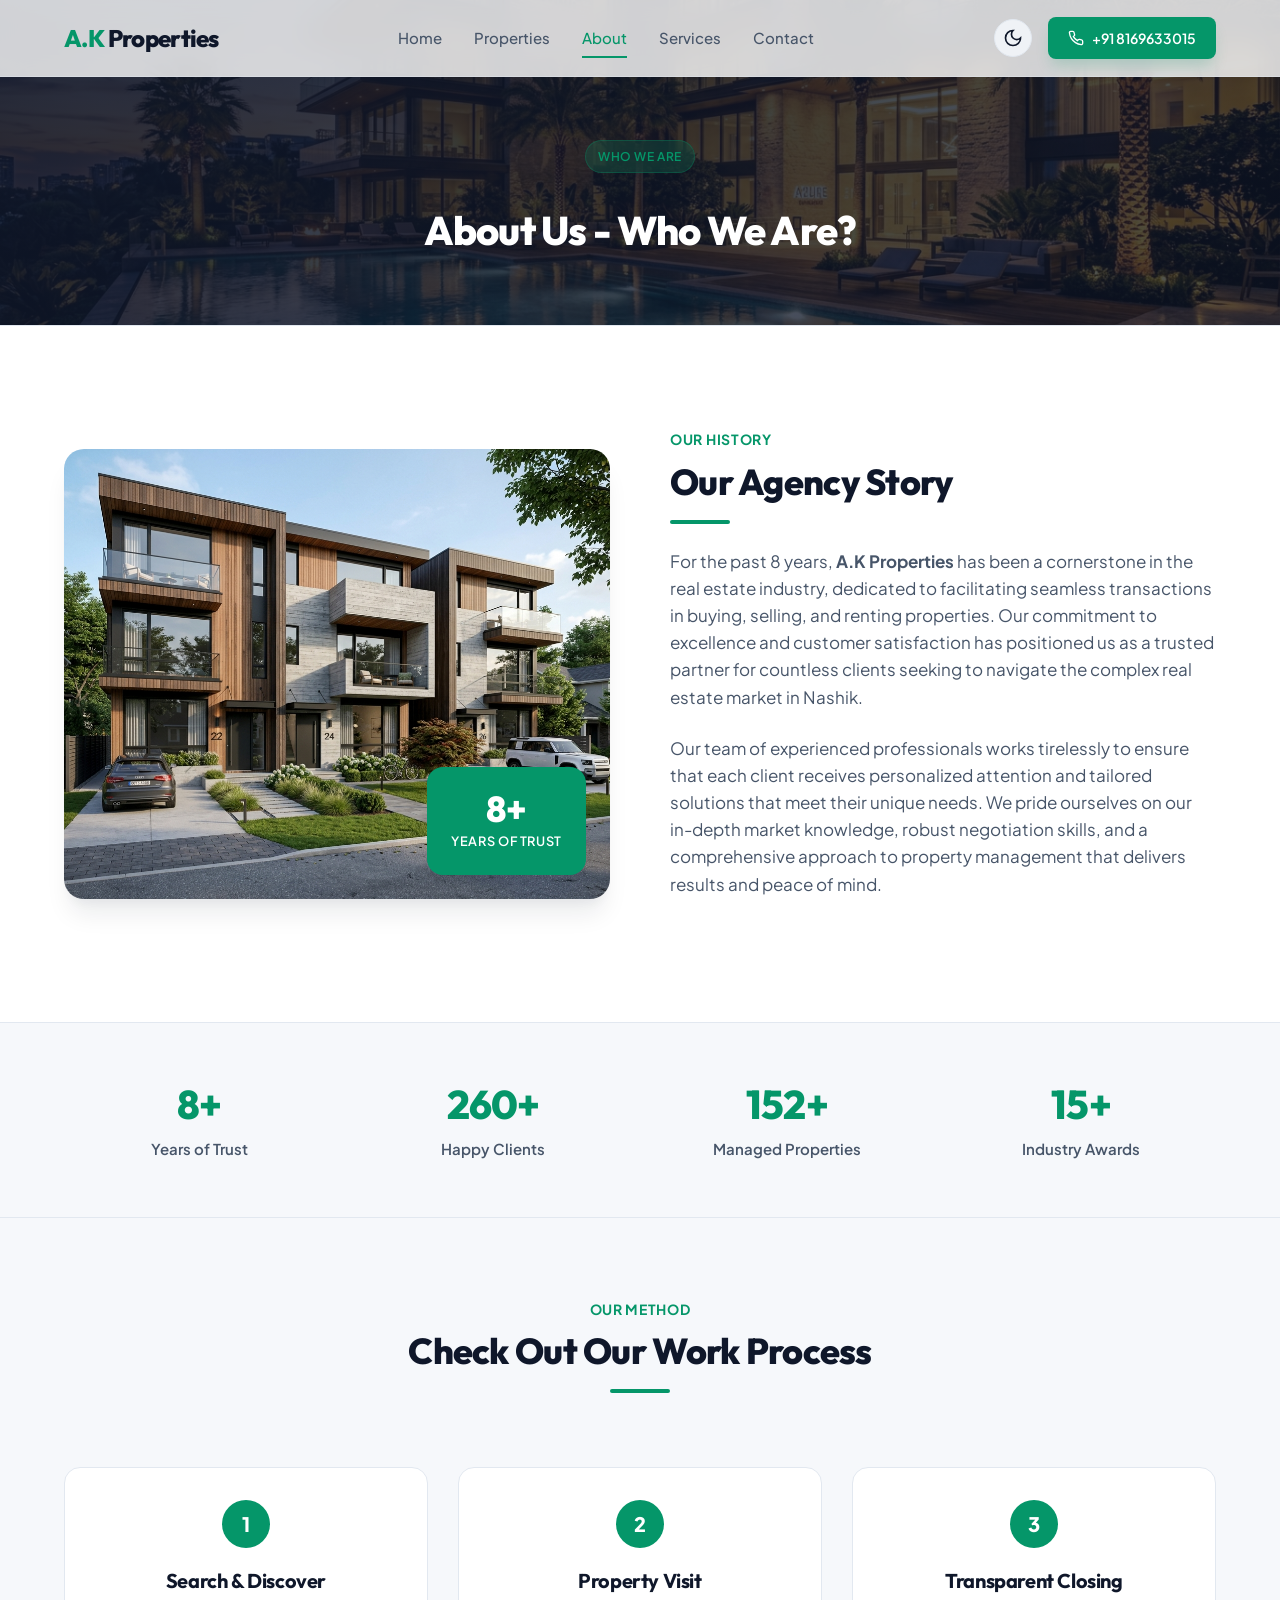
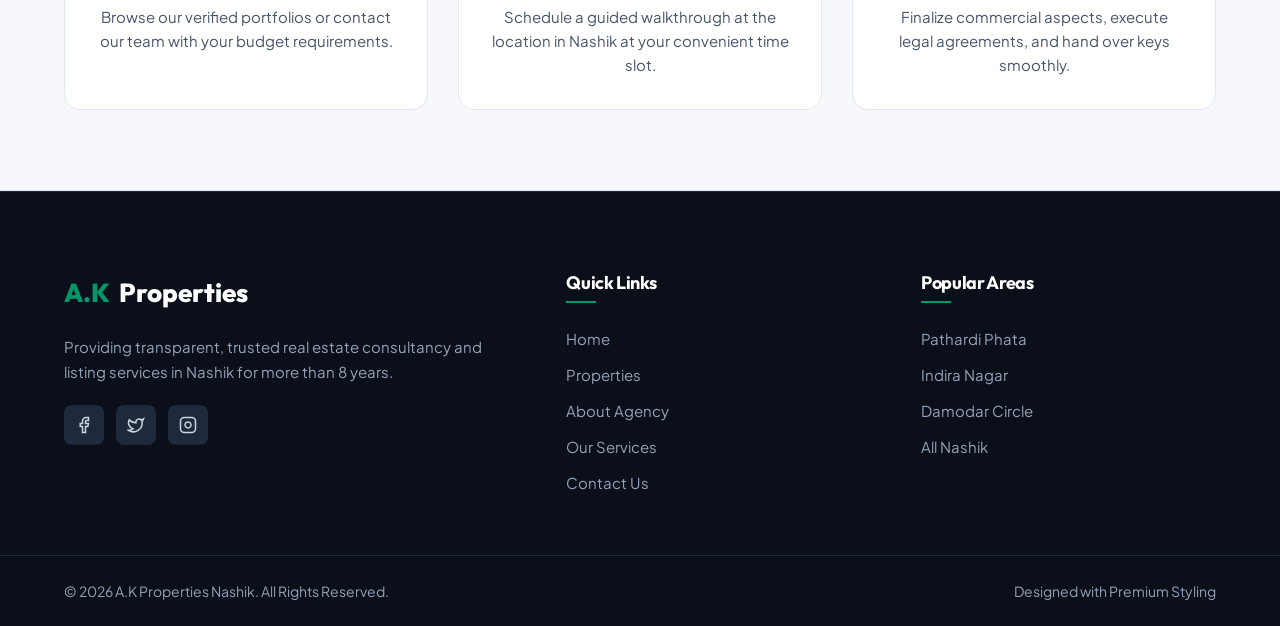
<file: about.html>
<!DOCTYPE html>
<html lang="en" data-theme="light">
<head>
    <meta charset="UTF-8">
    <meta name="viewport" content="width=device-width, initial-scale=1.0">
    <meta name="description" content="Learn more about A.K Properties Nashik - our history, local market expertise, and transparent property consulting services in Nashik.">
    <title>About Us | A.K Properties Nashik</title>
    
    <!-- Google Fonts -->
    <link rel="preconnect" href="https://fonts.googleapis.com">
    <link rel="preconnect" href="https://fonts.gstatic.com" crossorigin>
    <link href="https://fonts.googleapis.com/css2?family=Plus+Jakarta+Sans:wght@300;400;500;600;700;800&family=Outfit:wght@300;400;500;600;700;800&display=swap" rel="stylesheet">
    
    <!-- Link CSS -->
    <link rel="stylesheet" href="styles/main.css">
</head>
<body class="page-about">

    <!-- Header Navigation -->
    <header class="header" id="header">
        <div class="container header-container">
            <a href="index.html" class="logo">
                <span class="logo-accent">A.K</span> Properties
            </a>
            
            <nav class="nav-menu" id="nav-menu">
                <a href="index.html" class="nav-link">Home</a>
                <a href="properties.html" class="nav-link">Properties</a>
                <a href="about.html" class="nav-link active">About</a>
                <a href="services.html" class="nav-link">Services</a>
                <a href="contact.html" class="nav-link">Contact</a>
            </nav>
            
            <div class="header-actions">
                <button class="theme-toggle" id="theme-toggle" aria-label="Toggle Theme">
                    <svg class="sun-icon" xmlns="http://www.w3.org/2000/svg" viewBox="0 0 24 24" fill="none" stroke="currentColor" stroke-width="2"><circle cx="12" cy="12" r="4"/><path d="M12 2v2M12 20v2M4.93 4.93l1.41 1.41M17.66 17.66l1.41 1.41M2 12h2M20 12h2M6.34 17.66l-1.41 1.41M19.07 4.93l-1.41 1.41"/></svg>
                    <svg class="moon-icon" xmlns="http://www.w3.org/2000/svg" viewBox="0 0 24 24" fill="none" stroke="currentColor" stroke-width="2"><path d="M12 3a6 6 0 0 0 9 9 9 9 0 1 1-9-9Z"/></svg>
                </button>
                <a href="tel:+918169633015" class="cta-btn text-cta">
                    <svg xmlns="http://www.w3.org/2000/svg" viewBox="0 0 24 24" fill="none" stroke="currentColor" stroke-width="2"><path d="M22 16.92v3a2 2 0 0 1-2.18 2 19.79 19.79 0 0 1-8.63-3.07 19.5 19.5 0 0 1-6-6 19.79 19.79 0 0 1-3.07-8.67A2 2 0 0 1 4.11 2h3a2 2 0 0 1 2 1.72 12.84 12.84 0 0 0 .7 2.81 2 2 0 0 1-.45 2.11L8.09 9.91a16 16 0 0 0 6 6l1.27-1.27a2 2 0 0 1 2.11-.45 12.84 12.84 0 0 0 2.81.7A2 2 0 0 1 22 16.92z"/></svg>
                    <span>+91 8169633015</span>
                </a>
                <button class="mobile-nav-toggle" id="mobile-nav-toggle" aria-label="Toggle Menu">
                    <span class="hamburger"></span>
                </button>
            </div>
        </div>
    </header>

    <!-- Inner Page Banner -->
    <section class="inner-banner">
        <div class="inner-banner-overlay"></div>
        <div class="container inner-banner-container">
            <span class="badge hero-badge">Who We Are</span>
            <h1 class="inner-banner-title">About Us - Who We Are?</h1>
        </div>
    </section>

    <!-- Agency Story Section -->
    <section class="about-section">
        <div class="container about-container">
            <div class="about-image-side">
                <div class="about-img-box">
                    <img src="images/prop_rowhouse.jpg" alt="Rowhouse exterior" class="about-img animate-on-scroll">
                    <div class="experience-badge animate-on-scroll">
                        <span class="exp-years">8+</span>
                        <span class="exp-text">Years of Trust</span>
                    </div>
                </div>
            </div>
            
            <div class="about-content-side">
                <span class="section-subtitle">Our History</span>
                <h2 class="section-title">Our Agency Story</h2>
                <div class="divider"></div>
                <p class="about-paragraph">
                    For the past 8 years, <strong>A.K Properties</strong> has been a cornerstone in the real estate industry, dedicated to facilitating seamless transactions in buying, selling, and renting properties. Our commitment to excellence and customer satisfaction has positioned us as a trusted partner for countless clients seeking to navigate the complex real estate market in Nashik.
                </p>
                <p class="about-paragraph">
                    Our team of experienced professionals works tirelessly to ensure that each client receives personalized attention and tailored solutions that meet their unique needs. We pride ourselves on our in-depth market knowledge, robust negotiation skills, and a comprehensive approach to property management that delivers results and peace of mind.
                </p>
            </div>
        </div>
    </section>

    <!-- Stats Dashboard Section -->
    <section class="stats-section" style="border-top: 1px solid var(--border-color);">
        <div class="container stats-container">
            <div class="stat-card">
                <h3 class="stat-number" data-target="8">8+</h3>
                <p class="stat-label">Years of Trust</p>
            </div>
            <div class="stat-card">
                <h3 class="stat-number" data-target="500">500+</h3>
                <p class="stat-label">Happy Clients</p>
            </div>
            <div class="stat-card">
                <h3 class="stat-number" data-target="300">300+</h3>
                <p class="stat-label">Managed Properties</p>
            </div>
            <div class="stat-card">
                <h3 class="stat-number" data-target="15">15+</h3>
                <p class="stat-label">Industry Awards</p>
            </div>
        </div>
    </section>

    <!-- Our Values / Work Process Section -->
    <section class="process-section" style="padding: 80px 0; background-color: var(--bg-secondary); border-bottom: 1px solid var(--border-color);">
        <div class="container">
            <div class="section-header">
                <span class="section-subtitle">Our Method</span>
                <h2 class="section-title">Check Out Our Work Process</h2>
                <div class="divider"></div>
            </div>
            
            <div class="process-steps" style="display: grid; grid-template-columns: repeat(3, 1fr); gap: 30px; margin-top: 20px;">
                <div class="step-card" style="background-color: var(--bg-primary); padding: 32px; border-radius: 16px; border: 1px solid var(--border-color); text-align: center;">
                    <div class="step-num" style="width: 48px; height: 48px; border-radius: 50%; background-color: var(--accent-primary); color: white; display: inline-flex; align-items: center; justify-content: center; font-weight: 800; font-size: 1.25rem; margin-bottom: 20px;">1</div>
                    <h3 style="font-size: 1.25rem; margin-bottom: 12px;">Search & Discover</h3>
                    <p style="font-size: 0.9375rem; color: var(--text-secondary);">Browse our verified portfolios or contact our team with your budget requirements.</p>
                </div>
                
                <div class="step-card" style="background-color: var(--bg-primary); padding: 32px; border-radius: 16px; border: 1px solid var(--border-color); text-align: center;">
                    <div class="step-num" style="width: 48px; height: 48px; border-radius: 50%; background-color: var(--accent-primary); color: white; display: inline-flex; align-items: center; justify-content: center; font-weight: 800; font-size: 1.25rem; margin-bottom: 20px;">2</div>
                    <h3 style="font-size: 1.25rem; margin-bottom: 12px;">Property Visit</h3>
                    <p style="font-size: 0.9375rem; color: var(--text-secondary);">Schedule a guided walkthrough at the location in Nashik at your convenient time slot.</p>
                </div>
                
                <div class="step-card" style="background-color: var(--bg-primary); padding: 32px; border-radius: 16px; border: 1px solid var(--border-color); text-align: center;">
                    <div class="step-num" style="width: 48px; height: 48px; border-radius: 50%; background-color: var(--accent-primary); color: white; display: inline-flex; align-items: center; justify-content: center; font-weight: 800; font-size: 1.25rem; margin-bottom: 20px;">3</div>
                    <h3 style="font-size: 1.25rem; margin-bottom: 12px;">Transparent Closing</h3>
                    <p style="font-size: 0.9375rem; color: var(--text-secondary);">Finalize commercial aspects, execute legal agreements, and hand over keys smoothly.</p>
                </div>
            </div>
        </div>
    </section>

    <!-- Footer -->
    <footer class="footer">
        <div class="container footer-container">
            <div class="footer-brand">
                <a href="index.html" class="footer-logo"><span class="logo-accent">A.K</span> Properties</a>
                <p class="footer-desc">Providing transparent, trusted real estate consultancy and listing services in Nashik for more than 8 years.</p>
                <div class="social-links">
                    <a href="https://facebook.com" aria-label="Facebook" target="_blank" rel="noopener"><svg xmlns="http://www.w3.org/2000/svg" viewBox="0 0 24 24" fill="none" stroke="currentColor" stroke-width="2"><path d="M18 2h-3a5 5 0 0 0-5 5v3H7v4h3v8h4v-8h3l1-4h-4V7a1 1 0 0 1 1-1h3z"/></svg></a>
                    <a href="https://twitter.com" aria-label="Twitter" target="_blank" rel="noopener"><svg xmlns="http://www.w3.org/2000/svg" viewBox="0 0 24 24" fill="none" stroke="currentColor" stroke-width="2"><path d="M22 4s-.7 2.1-2 3.4c1.6 10-9.4 17.3-18 11.6 2.2.1 4.4-.6 6-2C3 15.5.5 9.6 3 5c2.2 2.6 5.6 4.1 9 4-.9-4.2 4-6.6 7-3.8 1.1 0 3-1.2 3-1.2z"/></svg></a>
                    <a href="https://instagram.com" aria-label="Instagram" target="_blank" rel="noopener"><svg xmlns="http://www.w3.org/2000/svg" viewBox="0 0 24 24" fill="none" stroke="currentColor" stroke-width="2"><rect x="2" y="2" width="20" height="20" rx="5" ry="5"/><path d="M16 11.37A4 4 0 1 1 12.63 8 4 4 0 0 1 16 11.37z"/><line x1="17.5" y1="6.5" x2="17.51" y2="6.5"/></svg></a>
                </div>
            </div>
            
            <div class="footer-column">
                <h4>Quick Links</h4>
                <div class="footer-links">
                    <a href="index.html">Home</a>
                    <a href="properties.html">Properties</a>
                    <a href="about.html">About Agency</a>
                    <a href="services.html">Our Services</a>
                    <a href="contact.html">Contact Us</a>
                </div>
            </div>
            
            <div class="footer-column">
                <h4>Popular Areas</h4>
                <div class="footer-links">
                    <a href="properties.html?location=pathardi+phata">Pathardi Phata</a>
                    <a href="properties.html?location=indira+nagar">Indira Nagar</a>
                    <a href="properties.html?location=damodar+circle">Damodar Circle</a>
                    <a href="properties.html">All Nashik</a>
                </div>
            </div>
        </div>
        
        <div class="footer-bottom">
            <div class="container footer-bottom-container">
                <span>&copy; 2026 A.K Properties Nashik. All Rights Reserved.</span>
                <span>Designed with Premium Styling</span>
            </div>
        </div>
    </footer>

    <!-- Link JS -->
    <script src="js/app.js"></script>
</body>
</html>
</file>
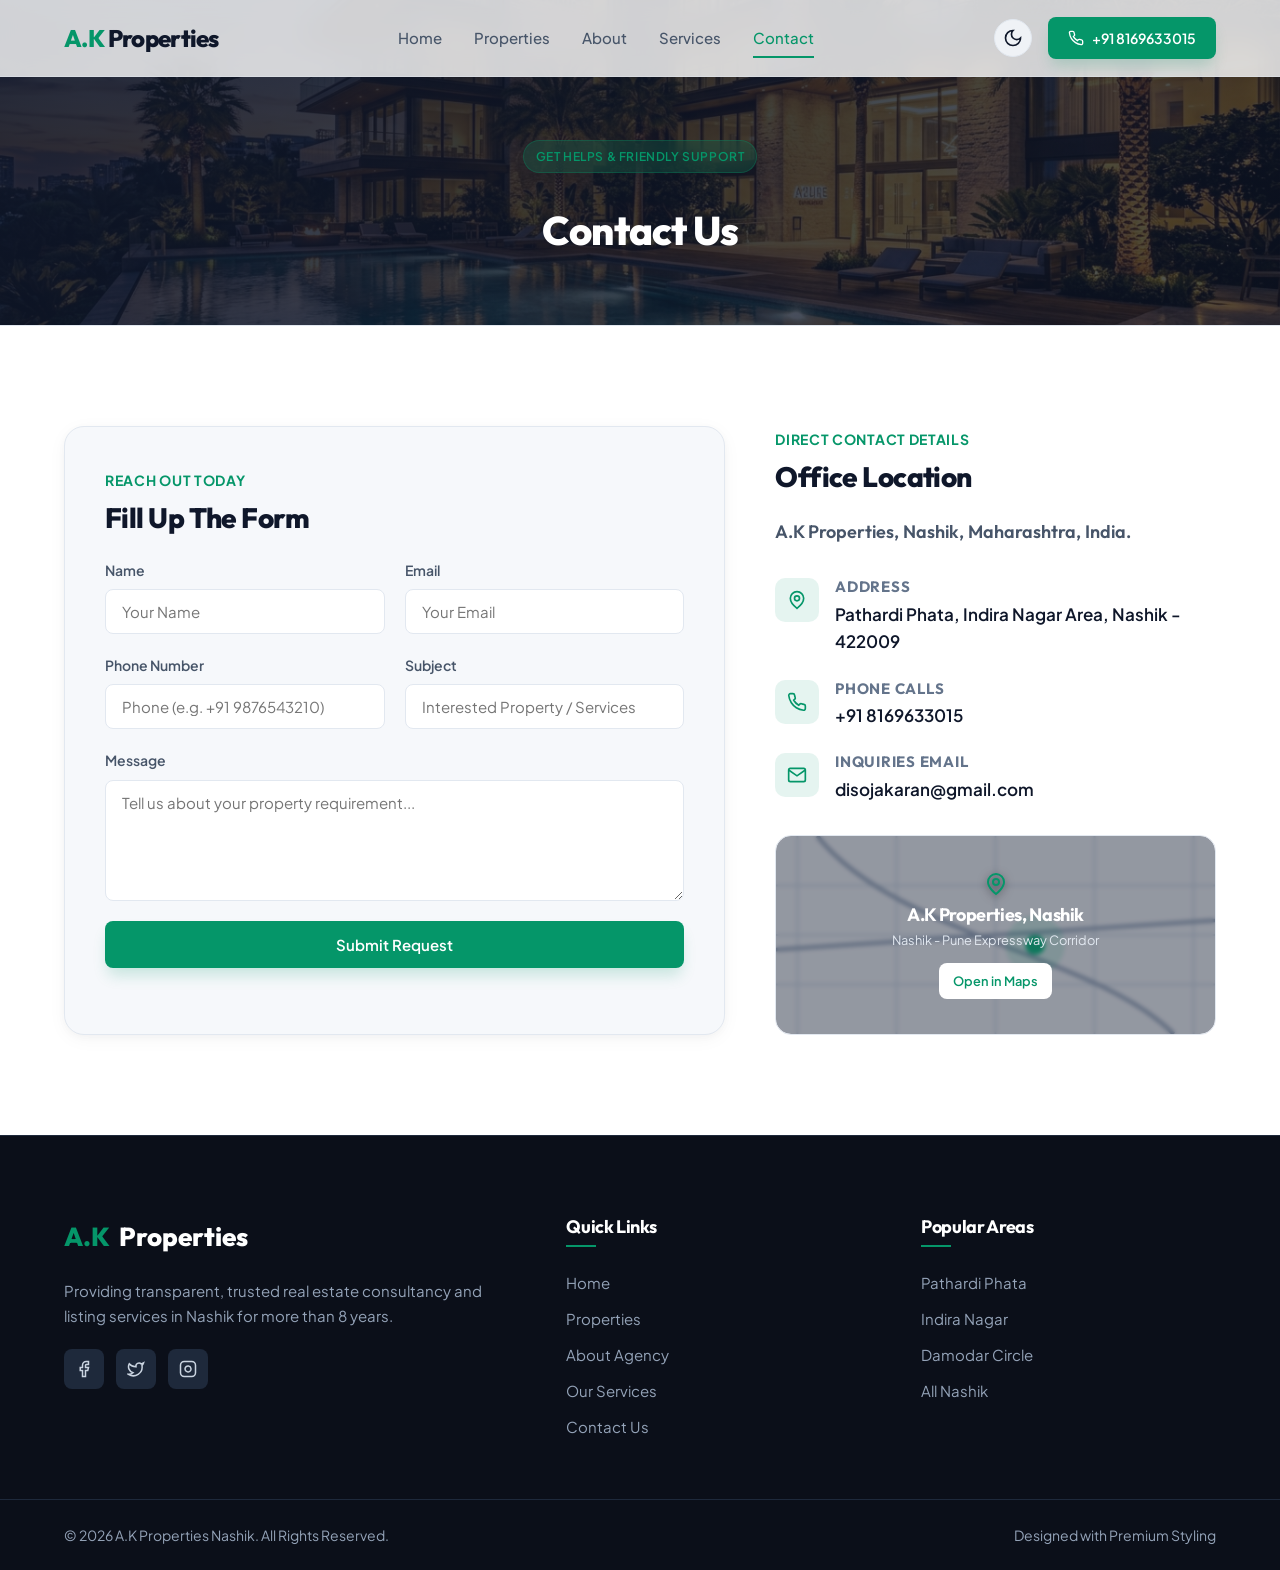
<file: contact.html>
<!DOCTYPE html>
<html lang="en" data-theme="light">
<head>
    <meta charset="UTF-8">
    <meta name="viewport" content="width=device-width, initial-scale=1.0">
    <meta name="description" content="Get in touch with A.K Properties Nashik. Phone calls, emails, office address, and contact form for properties support.">
    <title>Contact Us | A.K Properties Nashik</title>
    
    <!-- Google Fonts -->
    <link rel="preconnect" href="https://fonts.googleapis.com">
    <link rel="preconnect" href="https://fonts.gstatic.com" crossorigin>
    <link href="https://fonts.googleapis.com/css2?family=Plus+Jakarta+Sans:wght@300;400;500;600;700;800&family=Outfit:wght@300;400;500;600;700;800&display=swap" rel="stylesheet">
    
    <!-- Link CSS -->
    <link rel="stylesheet" href="styles/main.css">
</head>
<body class="page-contact">

    <!-- Header Navigation -->
    <header class="header" id="header">
        <div class="container header-container">
            <a href="index.html" class="logo">
                <span class="logo-accent">A.K</span> Properties
            </a>
            
            <nav class="nav-menu" id="nav-menu">
                <a href="index.html" class="nav-link">Home</a>
                <a href="properties.html" class="nav-link">Properties</a>
                <a href="about.html" class="nav-link">About</a>
                <a href="services.html" class="nav-link">Services</a>
                <a href="contact.html" class="nav-link active">Contact</a>
            </nav>
            
            <div class="header-actions">
                <button class="theme-toggle" id="theme-toggle" aria-label="Toggle Theme">
                    <svg class="sun-icon" xmlns="http://www.w3.org/2000/svg" viewBox="0 0 24 24" fill="none" stroke="currentColor" stroke-width="2"><circle cx="12" cy="12" r="4"/><path d="M12 2v2M12 20v2M4.93 4.93l1.41 1.41M17.66 17.66l1.41 1.41M2 12h2M20 12h2M6.34 17.66l-1.41 1.41M19.07 4.93l-1.41 1.41"/></svg>
                    <svg class="moon-icon" xmlns="http://www.w3.org/2000/svg" viewBox="0 0 24 24" fill="none" stroke="currentColor" stroke-width="2"><path d="M12 3a6 6 0 0 0 9 9 9 9 0 1 1-9-9Z"/></svg>
                </button>
                <a href="tel:+918169633015" class="cta-btn text-cta">
                    <svg xmlns="http://www.w3.org/2000/svg" viewBox="0 0 24 24" fill="none" stroke="currentColor" stroke-width="2"><path d="M22 16.92v3a2 2 0 0 1-2.18 2 19.79 19.79 0 0 1-8.63-3.07 19.5 19.5 0 0 1-6-6 19.79 19.79 0 0 1-3.07-8.67A2 2 0 0 1 4.11 2h3a2 2 0 0 1 2 1.72 12.84 12.84 0 0 0 .7 2.81 2 2 0 0 1-.45 2.11L8.09 9.91a16 16 0 0 0 6 6l1.27-1.27a2 2 0 0 1 2.11-.45 12.84 12.84 0 0 0 2.81.7A2 2 0 0 1 22 16.92z"/></svg>
                    <span>+91 8169633015</span>
                </a>
                <button class="mobile-nav-toggle" id="mobile-nav-toggle" aria-label="Toggle Menu">
                    <span class="hamburger"></span>
                </button>
            </div>
        </div>
    </header>

    <!-- Inner Page Banner -->
    <section class="inner-banner">
        <div class="inner-banner-overlay"></div>
        <div class="container inner-banner-container">
            <span class="badge hero-badge">Get Helps & Friendly Support</span>
            <h1 class="inner-banner-title">Contact Us</h1>
        </div>
    </section>

    <!-- Contact & Map Section -->
    <section class="contact-section" style="background-color: var(--bg-primary);">
        <div class="container contact-container">
            <!-- Form Card -->
            <div class="contact-form-card">
                <span class="section-subtitle">Reach Out Today</span>
                <h3 class="card-title">Fill Up The Form</h3>
                
                <form id="contact-form" class="contact-form" novalidate>
                    <div class="form-row">
                        <div class="form-group">
                            <label for="form-name">Name</label>
                            <input type="text" id="form-name" placeholder="Your Name" required>
                            <span class="error-msg">Name is required</span>
                        </div>
                        <div class="form-group">
                            <label for="form-email">Email</label>
                            <input type="email" id="form-email" placeholder="Your Email" required>
                            <span class="error-msg">Valid email is required</span>
                        </div>
                    </div>
                    
                    <div class="form-row">
                        <div class="form-group">
                            <label for="form-phone">Phone Number</label>
                            <input type="tel" id="form-phone" placeholder="Phone (e.g. +91 9876543210)" required>
                            <span class="error-msg">Valid phone number is required</span>
                        </div>
                        <div class="form-group">
                            <label for="form-subject">Subject</label>
                            <input type="text" id="form-subject" placeholder="Interested Property / Services" required>
                            <span class="error-msg">Subject is required</span>
                        </div>
                    </div>
                    
                    <div class="form-group">
                        <label for="form-message">Message</label>
                        <textarea id="form-message" rows="5" placeholder="Tell us about your property requirement..." required></textarea>
                        <span class="error-msg">Message is required</span>
                    </div>
                    
                    <button type="submit" class="btn btn-primary btn-block submit-btn" id="submit-btn">
                        <span>Submit Request</span>
                    </button>
                    
                    <div class="form-status" id="form-status"></div>
                </form>
            </div>
            
            <!-- Info Card -->
            <div class="contact-info-card">
                <div class="info-block">
                    <span class="section-subtitle">Direct Contact Details</span>
                    <h3 class="card-title">Office Location</h3>
                    <p class="info-desc font-accent">A.K Properties, Nashik, Maharashtra, India.</p>
                </div>
                
                <div class="contact-details-list">
                    <div class="detail-item">
                        <div class="detail-icon">
                            <svg xmlns="http://www.w3.org/2000/svg" viewBox="0 0 24 24" fill="none" stroke="currentColor" stroke-width="2"><path d="M20 10c0 6-8 12-8 12s-8-6-8-12a8 8 0 0 1 16 0Z"/><circle cx="12" cy="10" r="3"/></svg>
                        </div>
                        <div>
                            <h4>Address</h4>
                            <p>Pathardi Phata, Indira Nagar Area, Nashik - 422009</p>
                        </div>
                    </div>
                    
                    <div class="detail-item">
                        <div class="detail-icon">
                            <svg xmlns="http://www.w3.org/2000/svg" viewBox="0 0 24 24" fill="none" stroke="currentColor" stroke-width="2"><path d="M22 16.92v3a2 2 0 0 1-2.18 2 19.79 19.79 0 0 1-8.63-3.07 19.5 19.5 0 0 1-6-6 19.79 19.79 0 0 1-3.07-8.67A2 2 0 0 1 4.11 2h3a2 2 0 0 1 2 1.72 12.84 12.84 0 0 0 .7 2.81 2 2 0 0 1-.45 2.11L8.09 9.91a16 16 0 0 0 6 6l1.27-1.27a2 2 0 0 1 2.11-.45 12.84 12.84 0 0 0 2.81.7A2 2 0 0 1 22 16.92z"/></svg>
                        </div>
                        <div>
                            <h4>Phone Calls</h4>
                            <p><a href="tel:+918169633015" class="info-link">+91 8169633015</a></p>
                        </div>
                    </div>
                    
                    <div class="detail-item">
                        <div class="detail-icon">
                            <svg xmlns="http://www.w3.org/2000/svg" viewBox="0 0 24 24" fill="none" stroke="currentColor" stroke-width="2"><path d="M4 4h16c1.1 0 2 .9 2 2v12c0 1.1-.9 2-2 2H4c-1.1 0-2-.9-2-2V6c0-1.1.9-2 2-2z"/><polyline points="22,6 12,13 2,6"/></svg>
                        </div>
                        <div>
                            <h4>Inquiries Email</h4>
                            <p><a href="mailto:disojakaran@gmail.com" class="info-link">disojakaran@gmail.com</a></p>
                        </div>
                    </div>
                </div>
                
                <!-- Mock Map visualizer -->
                <div class="map-mock-box">
                    <div class="map-overlay">
                        <svg xmlns="http://www.w3.org/2000/svg" viewBox="0 0 24 24" fill="none" stroke="currentColor" stroke-width="2" class="map-pin-icon"><path d="M20 10c0 6-8 12-8 12s-8-6-8-12a8 8 0 0 1 16 0Z"/><circle cx="12" cy="10" r="3"/></svg>
                        <h4>A.K Properties, Nashik</h4>
                        <p>Nashik - Pune Expressway Corridor</p>
                        <a href="https://maps.google.com/?q=Pathardi+Phata,Nashik" target="_blank" rel="noopener" class="btn btn-xs btn-white">Open in Maps</a>
                    </div>
                </div>
            </div>
        </div>
    </section>

    <!-- Footer -->
    <footer class="footer">
        <div class="container footer-container">
            <div class="footer-brand">
                <a href="index.html" class="footer-logo"><span class="logo-accent">A.K</span> Properties</a>
                <p class="footer-desc">Providing transparent, trusted real estate consultancy and listing services in Nashik for more than 8 years.</p>
                <div class="social-links">
                    <a href="https://facebook.com" aria-label="Facebook" target="_blank" rel="noopener"><svg xmlns="http://www.w3.org/2000/svg" viewBox="0 0 24 24" fill="none" stroke="currentColor" stroke-width="2"><path d="M18 2h-3a5 5 0 0 0-5 5v3H7v4h3v8h4v-8h3l1-4h-4V7a1 1 0 0 1 1-1h3z"/></svg></a>
                    <a href="https://twitter.com" aria-label="Twitter" target="_blank" rel="noopener"><svg xmlns="http://www.w3.org/2000/svg" viewBox="0 0 24 24" fill="none" stroke="currentColor" stroke-width="2"><path d="M22 4s-.7 2.1-2 3.4c1.6 10-9.4 17.3-18 11.6 2.2.1 4.4-.6 6-2C3 15.5.5 9.6 3 5c2.2 2.6 5.6 4.1 9 4-.9-4.2 4-6.6 7-3.8 1.1 0 3-1.2 3-1.2z"/></svg></a>
                    <a href="https://instagram.com" aria-label="Instagram" target="_blank" rel="noopener"><svg xmlns="http://www.w3.org/2000/svg" viewBox="0 0 24 24" fill="none" stroke="currentColor" stroke-width="2"><rect x="2" y="2" width="20" height="20" rx="5" ry="5"/><path d="M16 11.37A4 4 0 1 1 12.63 8 4 4 0 0 1 16 11.37z"/><line x1="17.5" y1="6.5" x2="17.51" y2="6.5"/></svg></a>
                </div>
            </div>
            
            <div class="footer-column">
                <h4>Quick Links</h4>
                <div class="footer-links">
                    <a href="index.html">Home</a>
                    <a href="properties.html">Properties</a>
                    <a href="about.html">About Agency</a>
                    <a href="services.html">Our Services</a>
                    <a href="contact.html">Contact Us</a>
                </div>
            </div>
            
            <div class="footer-column">
                <h4>Popular Areas</h4>
                <div class="footer-links">
                    <a href="properties.html?location=pathardi+phata">Pathardi Phata</a>
                    <a href="properties.html?location=indira+nagar">Indira Nagar</a>
                    <a href="properties.html?location=damodar+circle">Damodar Circle</a>
                    <a href="properties.html">All Nashik</a>
                </div>
            </div>
        </div>
        
        <div class="footer-bottom">
            <div class="container footer-bottom-container">
                <span>&copy; 2026 A.K Properties Nashik. All Rights Reserved.</span>
                <span>Designed with Premium Styling</span>
            </div>
        </div>
    </footer>

    <!-- Link JS -->
    <script src="js/app.js"></script>
</body>
</html>
</file>
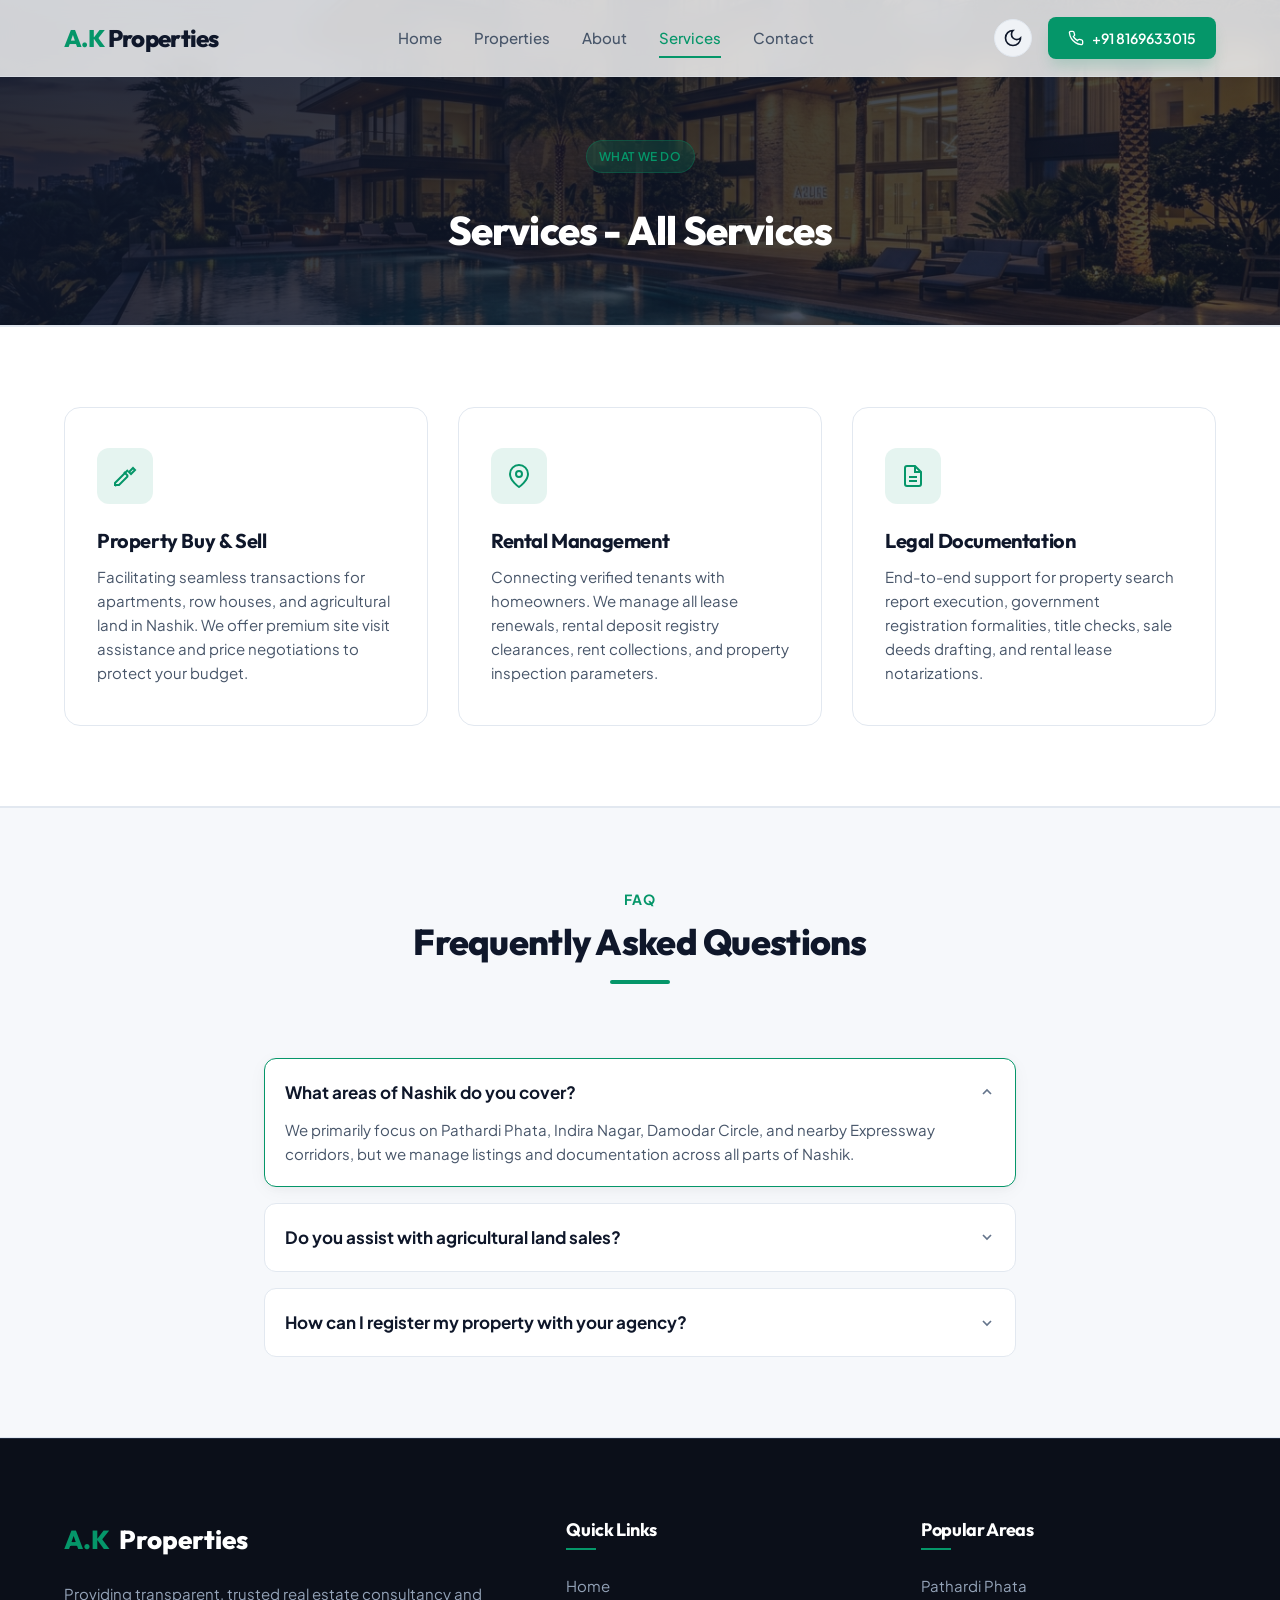
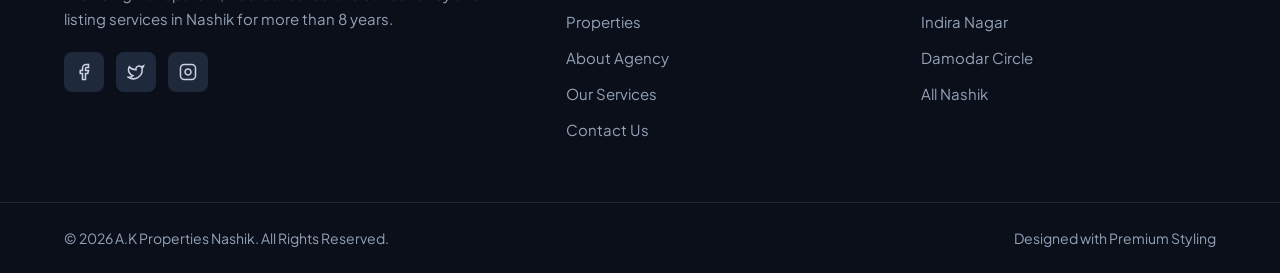
<file: services.html>
<!DOCTYPE html>
<html lang="en" data-theme="light">
<head>
    <meta charset="UTF-8">
    <meta name="viewport" content="width=device-width, initial-scale=1.0">
    <meta name="description" content="Explore real estate services by A.K Properties Nashik. Buying guidance, rental management, and full legal documentation support.">
    <title>Our Services & FAQs | A.K Properties Nashik</title>
    
    <!-- Google Fonts -->
    <link rel="preconnect" href="https://fonts.googleapis.com">
    <link rel="preconnect" href="https://fonts.gstatic.com" crossorigin>
    <link href="https://fonts.googleapis.com/css2?family=Plus+Jakarta+Sans:wght@300;400;500;600;700;800&family=Outfit:wght@300;400;500;600;700;800&display=swap" rel="stylesheet">
    
    <!-- Link CSS -->
    <link rel="stylesheet" href="styles/main.css">
</head>
<body class="page-services">

    <!-- Header Navigation -->
    <header class="header" id="header">
        <div class="container header-container">
            <a href="index.html" class="logo">
                <span class="logo-accent">A.K</span> Properties
            </a>
            
            <nav class="nav-menu" id="nav-menu">
                <a href="index.html" class="nav-link">Home</a>
                <a href="properties.html" class="nav-link">Properties</a>
                <a href="about.html" class="nav-link">About</a>
                <a href="services.html" class="nav-link active">Services</a>
                <a href="contact.html" class="nav-link">Contact</a>
            </nav>
            
            <div class="header-actions">
                <button class="theme-toggle" id="theme-toggle" aria-label="Toggle Theme">
                    <svg class="sun-icon" xmlns="http://www.w3.org/2000/svg" viewBox="0 0 24 24" fill="none" stroke="currentColor" stroke-width="2"><circle cx="12" cy="12" r="4"/><path d="M12 2v2M12 20v2M4.93 4.93l1.41 1.41M17.66 17.66l1.41 1.41M2 12h2M20 12h2M6.34 17.66l-1.41 1.41M19.07 4.93l-1.41 1.41"/></svg>
                    <svg class="moon-icon" xmlns="http://www.w3.org/2000/svg" viewBox="0 0 24 24" fill="none" stroke="currentColor" stroke-width="2"><path d="M12 3a6 6 0 0 0 9 9 9 9 0 1 1-9-9Z"/></svg>
                </button>
                <a href="tel:+918169633015" class="cta-btn text-cta">
                    <svg xmlns="http://www.w3.org/2000/svg" viewBox="0 0 24 24" fill="none" stroke="currentColor" stroke-width="2"><path d="M22 16.92v3a2 2 0 0 1-2.18 2 19.79 19.79 0 0 1-8.63-3.07 19.5 19.5 0 0 1-6-6 19.79 19.79 0 0 1-3.07-8.67A2 2 0 0 1 4.11 2h3a2 2 0 0 1 2 1.72 12.84 12.84 0 0 0 .7 2.81 2 2 0 0 1-.45 2.11L8.09 9.91a16 16 0 0 0 6 6l1.27-1.27a2 2 0 0 1 2.11-.45 12.84 12.84 0 0 0 2.81.7A2 2 0 0 1 22 16.92z"/></svg>
                    <span>+91 8169633015</span>
                </a>
                <button class="mobile-nav-toggle" id="mobile-nav-toggle" aria-label="Toggle Menu">
                    <span class="hamburger"></span>
                </button>
            </div>
        </div>
    </header>

    <!-- Inner Page Banner -->
    <section class="inner-banner">
        <div class="inner-banner-overlay"></div>
        <div class="container inner-banner-container">
            <span class="badge hero-badge">What We Do</span>
            <h1 class="inner-banner-title">Services - All Services</h1>
        </div>
    </section>

    <!-- Detailed Services Grid -->
    <section class="services-section" style="background-color: var(--bg-primary);">
        <div class="container">
            <div class="services-grid" style="grid-template-columns: repeat(3, 1fr); gap: 30px;">
                <div class="service-card animate-on-scroll">
                    <div class="service-icon">
                        <svg xmlns="http://www.w3.org/2000/svg" viewBox="0 0 24 24" fill="none" stroke="currentColor" stroke-width="2"><path d="m2 22 1-1h3l9-9M2 22v-3l13-13M22 6l-4 4-2-2 4-4Z"/><path d="m11 8 4 4"/></svg>
                    </div>
                    <h3>Property Buy & Sell</h3>
                    <p>Facilitating seamless transactions for apartments, row houses, and agricultural land in Nashik. We offer premium site visit assistance and price negotiations to protect your budget.</p>
                </div>
                
                <div class="service-card animate-on-scroll">
                    <div class="service-icon">
                        <svg xmlns="http://www.w3.org/2000/svg" viewBox="0 0 24 24" fill="none" stroke="currentColor" stroke-width="2"><path d="M21 10c0 7-9 13-9 13s-9-6-9-13a9 9 0 0 1 18 0Z"/><circle cx="12" cy="10" r="3"/></svg>
                    </div>
                    <h3>Rental Management</h3>
                    <p>Connecting verified tenants with homeowners. We manage all lease renewals, rental deposit registry clearances, rent collections, and property inspection parameters.</p>
                </div>
                
                <div class="service-card animate-on-scroll">
                    <div class="service-icon">
                        <svg xmlns="http://www.w3.org/2000/svg" viewBox="0 0 24 24" fill="none" stroke="currentColor" stroke-width="2"><path d="M14 2H6a2 2 0 0 0-2 2v16a2 2 0 0 0 2 2h12a2 2 0 0 0 2-2V8z"/><polyline points="14 2 14 8 20 8"/><line x1="16" y1="13" x2="8" y2="13"/><line x1="16" y1="17" x2="8" y2="17"/></svg>
                    </div>
                    <h3>Legal Documentation</h3>
                    <p>End-to-end support for property search report execution, government registration formalities, title checks, sale deeds drafting, and rental lease notarizations.</p>
                </div>
            </div>
        </div>
    </section>

    <!-- FAQs Section -->
    <section class="faq-section" style="padding: 80px 0; background-color: var(--bg-secondary); border-top: 1px solid var(--border-color); border-bottom: 1px solid var(--border-color);">
        <div class="container" style="max-width: 800px;">
            <div class="section-header">
                <span class="section-subtitle">FAQ</span>
                <h2 class="section-title">Frequently Asked Questions</h2>
                <div class="divider"></div>
            </div>
            
            <div class="faq-accordion" style="display: flex; flex-direction: column; gap: 16px;">
                <details class="faq-item" style="background-color: var(--bg-primary); border: 1px solid var(--border-color); border-radius: 12px; padding: 20px; cursor: pointer; transition: var(--transition-smooth);" open>
                    <summary style="font-weight: 700; font-size: 1.0625rem; display: flex; align-items: center; justify-content: space-between; outline: none; list-style: none;">
                        <span>What areas of Nashik do you cover?</span>
                        <svg xmlns="http://www.w3.org/2000/svg" width="16" height="16" viewBox="0 0 24 24" fill="none" stroke="currentColor" stroke-width="2.5" class="faq-icon"><polyline points="6 9 12 15 18 9"/></svg>
                    </summary>
                    <p style="margin-top: 12px; font-size: 0.9375rem; color: var(--text-secondary); line-height: 1.6;">We primarily focus on Pathardi Phata, Indira Nagar, Damodar Circle, and nearby Expressway corridors, but we manage listings and documentation across all parts of Nashik.</p>
                </details>
                
                <details class="faq-item" style="background-color: var(--bg-primary); border: 1px solid var(--border-color); border-radius: 12px; padding: 20px; cursor: pointer; transition: var(--transition-smooth);">
                    <summary style="font-weight: 700; font-size: 1.0625rem; display: flex; align-items: center; justify-content: space-between; outline: none; list-style: none;">
                        <span>Do you assist with agricultural land sales?</span>
                        <svg xmlns="http://www.w3.org/2000/svg" width="16" height="16" viewBox="0 0 24 24" fill="none" stroke="currentColor" stroke-width="2.5" class="faq-icon"><polyline points="6 9 12 15 18 9"/></svg>
                    </summary>
                    <p style="margin-top: 12px; font-size: 0.9375rem; color: var(--text-secondary); line-height: 1.6;">Yes, we have deep consulting expertise for land search, Title verification, and direct purchases of agricultural land plots around the Nashik district.</p>
                </details>
                
                <details class="faq-item" style="background-color: var(--bg-primary); border: 1px solid var(--border-color); border-radius: 12px; padding: 20px; cursor: pointer; transition: var(--transition-smooth);">
                    <summary style="font-weight: 700; font-size: 1.0625rem; display: flex; align-items: center; justify-content: space-between; outline: none; list-style: none;">
                        <span>How can I register my property with your agency?</span>
                        <svg xmlns="http://www.w3.org/2000/svg" width="16" height="16" viewBox="0 0 24 24" fill="none" stroke="currentColor" stroke-width="2.5" class="faq-icon"><polyline points="6 9 12 15 18 9"/></svg>
                    </summary>
                    <p style="margin-top: 12px; font-size: 0.9375rem; color: var(--text-secondary); line-height: 1.6;">You can register your flat, row house, or land plot by calling us directly at <a href="tel:+918169633015" style="color: var(--accent-primary); font-weight: 600;">+91 8169633015</a> or filling out the inquiry form on our contact page. We will verify the details and list it.</p>
                </details>
            </div>
        </div>
    </section>

    <!-- Footer -->
    <footer class="footer">
        <div class="container footer-container">
            <div class="footer-brand">
                <a href="index.html" class="footer-logo"><span class="logo-accent">A.K</span> Properties</a>
                <p class="footer-desc">Providing transparent, trusted real estate consultancy and listing services in Nashik for more than 8 years.</p>
                <div class="social-links">
                    <a href="https://facebook.com" aria-label="Facebook" target="_blank" rel="noopener"><svg xmlns="http://www.w3.org/2000/svg" viewBox="0 0 24 24" fill="none" stroke="currentColor" stroke-width="2"><path d="M18 2h-3a5 5 0 0 0-5 5v3H7v4h3v8h4v-8h3l1-4h-4V7a1 1 0 0 1 1-1h3z"/></svg></a>
                    <a href="https://twitter.com" aria-label="Twitter" target="_blank" rel="noopener"><svg xmlns="http://www.w3.org/2000/svg" viewBox="0 0 24 24" fill="none" stroke="currentColor" stroke-width="2"><path d="M22 4s-.7 2.1-2 3.4c1.6 10-9.4 17.3-18 11.6 2.2.1 4.4-.6 6-2C3 15.5.5 9.6 3 5c2.2 2.6 5.6 4.1 9 4-.9-4.2 4-6.6 7-3.8 1.1 0 3-1.2 3-1.2z"/></svg></a>
                    <a href="https://instagram.com" aria-label="Instagram" target="_blank" rel="noopener"><svg xmlns="http://www.w3.org/2000/svg" viewBox="0 0 24 24" fill="none" stroke="currentColor" stroke-width="2"><rect x="2" y="2" width="20" height="20" rx="5" ry="5"/><path d="M16 11.37A4 4 0 1 1 12.63 8 4 4 0 0 1 16 11.37z"/><line x1="17.5" y1="6.5" x2="17.51" y2="6.5"/></svg></a>
                </div>
            </div>
            
            <div class="footer-column">
                <h4>Quick Links</h4>
                <div class="footer-links">
                    <a href="index.html">Home</a>
                    <a href="properties.html">Properties</a>
                    <a href="about.html">About Agency</a>
                    <a href="services.html">Our Services</a>
                    <a href="contact.html">Contact Us</a>
                </div>
            </div>
            
            <div class="footer-column">
                <h4>Popular Areas</h4>
                <div class="footer-links">
                    <a href="properties.html?location=pathardi+phata">Pathardi Phata</a>
                    <a href="properties.html?location=indira+nagar">Indira Nagar</a>
                    <a href="properties.html?location=damodar+circle">Damodar Circle</a>
                    <a href="properties.html">All Nashik</a>
                </div>
            </div>
        </div>
        
        <div class="footer-bottom">
            <div class="container footer-bottom-container">
                <span>&copy; 2026 A.K Properties Nashik. All Rights Reserved.</span>
                <span>Designed with Premium Styling</span>
            </div>
        </div>
    </footer>

    <!-- Link JS -->
    <script src="js/app.js"></script>
</body>
</html>
</file>
<file: styles/main.css>
/* ----------------------------------------------------
   A.K Properties Nashik - Main Stylesheet
   Premium Styling with Dark/Light Support & Smooth Animations
   ---------------------------------------------------- */

/* Reset & Base Setup */
*, *::before, *::after {
    box-sizing: border-box;
    margin: 0;
    padding: 0;
}

:root {
    /* Font Families */
    --font-heading: 'Outfit', sans-serif;
    --font-base: 'Plus Jakarta Sans', sans-serif;

    /* Theme Variables - Light Mode (Default) */
    --bg-primary: #ffffff;
    --bg-secondary: #f6f8fb;
    --bg-tertiary: #eff2f6;
    --bg-navbar: rgba(255, 255, 255, 0.8);
    
    --text-primary: #0f172a;
    --text-secondary: #475569;
    --text-muted: #64748b;
    --text-light: #ffffff;
    
    --accent-primary: #059669; /* Emerald Green */
    --accent-primary-rgb: 5, 150, 105;
    --accent-secondary: #d97706; /* Amber Gold */
    --accent-hover: #047857;
    
    --border-color: #e2e8f0;
    --border-glass: rgba(226, 232, 240, 0.5);
    --shadow-sm: 0 2px 4px rgba(0,0,0,0.02);
    --shadow-md: 0 4px 20px -2px rgba(15, 23, 42, 0.05), 0 2px 10px -1px rgba(15, 23, 42, 0.03);
    --shadow-lg: 0 20px 25px -5px rgba(15, 23, 42, 0.08), 0 10px 10px -5px rgba(15, 23, 42, 0.04);
    --shadow-accent: 0 10px 15px -3px rgba(5, 150, 105, 0.2);
    
    --card-glow: rgba(5, 150, 105, 0.02);
    --glass-blur: blur(12px);
    --transition-smooth: all 0.4s cubic-bezier(0.4, 0, 0.2, 1);
    
    --whatsapp-color: #25d366;
}

[data-theme="dark"] {
    /* Theme Variables - Dark Mode */
    --bg-primary: #0b0f19;
    --bg-secondary: #131926;
    --bg-tertiary: #1b2336;
    --bg-navbar: rgba(11, 15, 25, 0.8);
    
    --text-primary: #f8fafc;
    --text-secondary: #cbd5e1;
    --text-muted: #94a3b8;
    --text-light: #ffffff;
    
    --accent-primary: #10b981; /* Brighter Emerald */
    --accent-primary-rgb: 16, 185, 129;
    --accent-secondary: #f59e0b;
    --accent-hover: #34d399;
    
    --border-color: #1e293b;
    --border-glass: rgba(30, 41, 59, 0.5);
    --shadow-sm: 0 2px 4px rgba(0,0,0,0.1);
    --shadow-md: 0 4px 20px -2px rgba(0, 0, 0, 0.3), 0 2px 10px -1px rgba(0, 0, 0, 0.2);
    --shadow-lg: 0 20px 25px -5px rgba(0, 0, 0, 0.4), 0 10px 10px -5px rgba(0, 0, 0, 0.3);
    --shadow-accent: 0 10px 20px -3px rgba(16, 185, 129, 0.25);
    
    --card-glow: rgba(16, 185, 129, 0.04);
}

html {
    scroll-behavior: smooth;
    font-size: 16px;
}

body {
    font-family: var(--font-base);
    background-color: var(--bg-primary);
    color: var(--text-primary);
    line-height: 1.6;
    overflow-x: hidden;
    transition: var(--transition-smooth);
}

/* Typography elements */
h1, h2, h3, h4, h5, h6 {
    font-family: var(--font-heading);
    font-weight: 700;
    line-height: 1.25;
    letter-spacing: -0.02em;
    color: var(--text-primary);
}

a {
    color: inherit;
    text-decoration: none;
    transition: var(--transition-smooth);
}

img {
    max-width: 100%;
    height: auto;
    display: block;
}

/* Helper Utilities */
.container {
    width: 100%;
    max-width: 1200px;
    margin: 0 auto;
    padding: 0 24px;
}

.divider {
    width: 60px;
    height: 4px;
    background-color: var(--accent-primary);
    border-radius: 2px;
    margin: 16px 0 24px;
}

.badge {
    display: inline-block;
    padding: 6px 12px;
    border-radius: 9999px;
    font-size: 0.75rem;
    font-weight: 600;
    text-transform: uppercase;
    letter-spacing: 0.05em;
}

/* Buttons */
.btn {
    display: inline-flex;
    align-items: center;
    justify-content: center;
    padding: 12px 24px;
    border-radius: 8px;
    font-family: var(--font-base);
    font-weight: 600;
    font-size: 0.9375rem;
    cursor: pointer;
    transition: var(--transition-smooth);
    border: 2px solid transparent;
}

.btn-primary {
    background-color: var(--accent-primary);
    color: var(--text-light);
    box-shadow: var(--shadow-accent);
}

.btn-primary:hover {
    background-color: var(--accent-hover);
    transform: translateY(-2px);
    box-shadow: 0 12px 20px -3px rgba(var(--accent-primary-rgb), 0.35);
}

.btn-secondary {
    background-color: var(--bg-tertiary);
    color: var(--text-primary);
    border-color: var(--border-color);
}

.btn-secondary:hover {
    background-color: var(--border-color);
    transform: translateY(-2px);
}

.btn-outline {
    background-color: transparent;
    color: var(--accent-primary);
    border-color: var(--accent-primary);
}

.btn-outline:hover {
    background-color: var(--accent-primary);
    color: var(--text-light);
    transform: translateY(-2px);
}

.btn-white {
    background-color: var(--text-light);
    color: var(--accent-primary);
}

.btn-white:hover {
    background-color: var(--bg-secondary);
    transform: translateY(-2px);
    box-shadow: var(--shadow-lg);
}

.btn-block {
    width: 100%;
}

.btn-xs {
    padding: 6px 12px;
    font-size: 0.8rem;
}

/* Header & Navbar */
.header {
    position: fixed;
    top: 0;
    left: 0;
    width: 100%;
    z-index: 1000;
    background-color: var(--bg-navbar);
    backdrop-filter: var(--glass-blur);
    -webkit-backdrop-filter: var(--glass-blur);
    border-bottom: 1px solid var(--border-glass);
    transition: var(--transition-smooth);
}

.header.scrolled {
    padding: 8px 0;
    box-shadow: var(--shadow-md);
}

.header-container {
    display: flex;
    align-items: center;
    justify-content: space-between;
    height: 76px;
    transition: var(--transition-smooth);
}

.header.scrolled .header-container {
    height: 64px;
}

.logo {
    font-family: var(--font-heading);
    font-size: 1.5rem;
    font-weight: 800;
    color: var(--text-primary);
    display: flex;
    align-items: center;
    letter-spacing: -0.03em;
}

.logo-accent {
    color: var(--accent-primary);
    margin-right: 4px;
}

.nav-menu {
    display: flex;
    align-items: center;
    gap: 32px;
}

.nav-link {
    font-size: 0.9375rem;
    font-weight: 500;
    color: var(--text-secondary);
    position: relative;
    padding: 8px 0;
}

.nav-link:hover, .nav-link.active {
    color: var(--accent-primary);
}

.nav-link::after {
    content: '';
    position: absolute;
    bottom: 0;
    left: 0;
    width: 0;
    height: 2px;
    background-color: var(--accent-primary);
    transition: var(--transition-smooth);
}

.nav-link:hover::after, .nav-link.active::after {
    width: 100%;
}

.header-actions {
    display: flex;
    align-items: center;
    gap: 16px;
}

.theme-toggle {
    background: none;
    border: none;
    color: var(--text-primary);
    cursor: pointer;
    padding: 8px;
    border-radius: 50%;
    display: flex;
    align-items: center;
    justify-content: center;
    transition: var(--transition-smooth);
    background-color: var(--bg-tertiary);
    border: 1px solid var(--border-color);
}

.theme-toggle:hover {
    color: var(--accent-primary);
    transform: rotate(15deg);
    background-color: var(--border-color);
}

.theme-toggle svg {
    width: 20px;
    height: 20px;
}

[data-theme="light"] .moon-icon {
    display: block;
}
[data-theme="light"] .sun-icon {
    display: none;
}
[data-theme="dark"] .moon-icon {
    display: none;
}
[data-theme="dark"] .sun-icon {
    display: block;
}

.cta-btn {
    display: inline-flex;
    align-items: center;
    gap: 8px;
    padding: 10px 20px;
    border-radius: 8px;
    background-color: var(--accent-primary);
    color: var(--text-light) !important;
    font-weight: 600;
    font-size: 0.875rem;
    box-shadow: var(--shadow-accent);
}

.cta-btn svg {
    width: 16px;
    height: 16px;
}

.cta-btn:hover {
    background-color: var(--accent-hover);
    transform: translateY(-2px);
}

.mobile-nav-toggle {
    display: none;
    background: none;
    border: none;
    cursor: pointer;
    padding: 8px;
}

.hamburger {
    display: block;
    width: 24px;
    height: 2px;
    background-color: var(--text-primary);
    position: relative;
    transition: var(--transition-smooth);
}

.hamburger::before, .hamburger::after {
    content: '';
    position: absolute;
    width: 24px;
    height: 2px;
    background-color: var(--text-primary);
    left: 0;
    transition: var(--transition-smooth);
}

.hamburger::before { top: -6px; }
.hamburger::after { top: 6px; }

/* Hero Section */
.hero-section {
    position: relative;
    padding: 180px 0 100px;
    background-image: url('../images/hero_bg.jpg');
    background-size: cover;
    background-position: center;
    background-attachment: fixed;
    color: var(--text-light);
    display: flex;
    flex-direction: column;
    justify-content: center;
}

.hero-overlay {
    position: absolute;
    top: 0;
    left: 0;
    width: 100%;
    height: 100%;
    background: linear-gradient(135deg, rgba(15, 23, 42, 0.85) 0%, rgba(15, 23, 42, 0.5) 100%);
    z-index: 1;
}

.hero-container {
    position: relative;
    z-index: 2;
}

.hero-content {
    max-width: 650px;
    margin-bottom: 48px;
}

.hero-badge {
    background-color: rgba(5, 150, 105, 0.2);
    color: var(--accent-primary);
    border: 1px solid rgba(5, 150, 105, 0.3);
    backdrop-filter: var(--glass-blur);
    margin-bottom: 20px;
}

.hero-title {
    font-size: 3.5rem;
    font-weight: 800;
    line-height: 1.15;
    margin-bottom: 20px;
    color: var(--text-light);
    animation: fadeInUp 0.8s ease;
}

.hero-description {
    font-size: 1.125rem;
    color: #e2e8f0;
    margin-bottom: 0;
    animation: fadeInUp 1s ease;
}

/* Inner Page Banner */
.inner-banner {
    position: relative;
    padding: 140px 0 70px;
    background-image: url('../images/hero_bg.jpg');
    background-size: cover;
    background-position: center;
    color: var(--text-light);
    border-bottom: 1px solid var(--border-color);
}

.inner-banner-overlay {
    position: absolute;
    top: 0;
    left: 0;
    width: 100%;
    height: 100%;
    background: linear-gradient(135deg, rgba(15, 23, 42, 0.9) 0%, rgba(15, 23, 42, 0.7) 100%);
    z-index: 1;
}

.inner-banner-container {
    position: relative;
    z-index: 2;
    text-align: center;
}

.inner-banner-title {
    font-size: 2.5rem;
    font-weight: 800;
    margin-top: 12px;
    color: var(--text-light);
}

/* Search Panel */
.search-panel {
    background-color: var(--bg-primary);
    border-radius: 16px;
    padding: 24px;
    box-shadow: var(--shadow-lg);
    border: 1px solid var(--border-color);
    animation: fadeInUp 1.2s ease;
}

.search-form {
    display: grid;
    grid-template-columns: repeat(4, 1fr) auto;
    gap: 16px;
    align-items: flex-end;
}

.search-field {
    display: flex;
    flex-direction: column;
    gap: 8px;
}

.search-field label {
    font-size: 0.8rem;
    font-weight: 700;
    text-transform: uppercase;
    letter-spacing: 0.05em;
    color: var(--text-secondary);
}

.search-field select {
    padding: 12px 16px;
    border-radius: 8px;
    border: 1px solid var(--border-color);
    background-color: var(--bg-secondary);
    color: var(--text-primary);
    font-family: var(--font-base);
    font-size: 0.9375rem;
    font-weight: 500;
    cursor: pointer;
    transition: var(--transition-smooth);
    outline: none;
}

.search-field select:focus {
    border-color: var(--accent-primary);
    box-shadow: 0 0 0 3px rgba(var(--accent-primary-rgb), 0.15);
}

.search-btn {
    background-color: var(--accent-primary);
    color: var(--text-light);
    border: none;
    border-radius: 8px;
    padding: 14px 28px;
    font-family: var(--font-base);
    font-weight: 600;
    font-size: 0.9375rem;
    cursor: pointer;
    display: inline-flex;
    align-items: center;
    justify-content: center;
    gap: 8px;
    box-shadow: var(--shadow-accent);
    transition: var(--transition-smooth);
    height: 48px;
}

.search-btn:hover {
    background-color: var(--accent-hover);
    transform: translateY(-2px);
}

.search-btn svg {
    width: 18px;
    height: 18px;
}

/* Stats Section */
.stats-section {
    background-color: var(--bg-secondary);
    padding: 40px 0;
    border-bottom: 1px solid var(--border-color);
}

.stats-container {
    display: grid;
    grid-template-columns: repeat(4, 1fr);
    gap: 24px;
    text-align: center;
}

.stat-card {
    padding: 16px;
    transition: var(--transition-smooth);
}

.stat-card:hover {
    transform: translateY(-4px);
}

.stat-number {
    font-size: 2.5rem;
    font-weight: 800;
    color: var(--accent-primary);
    margin-bottom: 8px;
}

.stat-label {
    font-size: 0.9375rem;
    font-weight: 600;
    color: var(--text-secondary);
}

/* Featured Categories Section */
.categories-section {
    padding: 80px 0;
    background-color: var(--bg-primary);
}

.section-header {
    text-align: center;
    max-width: 600px;
    margin: 0 auto 50px;
    display: flex;
    flex-direction: column;
    align-items: center;
}

.section-subtitle {
    display: inline-block;
    color: var(--accent-primary);
    font-size: 0.875rem;
    font-weight: 700;
    text-transform: uppercase;
    letter-spacing: 0.05em;
    margin-bottom: 8px;
}

.section-title {
    font-size: 2.25rem;
    font-weight: 800;
    color: var(--text-primary);
}

.categories-grid {
    display: grid;
    grid-template-columns: repeat(4, 1fr);
    gap: 24px;
}

.category-card {
    background-color: var(--bg-secondary);
    border: 1px solid var(--border-color);
    border-radius: 16px;
    padding: 32px 24px;
    text-align: center;
    cursor: pointer;
    transition: var(--transition-smooth);
}

.category-card:hover {
    transform: translateY(-8px);
    background-color: var(--bg-primary);
    border-color: var(--accent-primary);
    box-shadow: var(--shadow-lg);
}

.category-icon-wrapper {
    width: 64px;
    height: 64px;
    border-radius: 12px;
    background-color: rgba(var(--accent-primary-rgb), 0.1);
    color: var(--accent-primary);
    display: inline-flex;
    align-items: center;
    justify-content: center;
    margin-bottom: 20px;
    transition: var(--transition-smooth);
}

.category-card:hover .category-icon-wrapper {
    background-color: var(--accent-primary);
    color: var(--text-light);
    transform: scale(1.1);
}

.category-icon-wrapper svg {
    width: 28px;
    height: 28px;
}

.category-name {
    font-size: 1.125rem;
    font-weight: 700;
    margin-bottom: 8px;
}

.category-count {
    font-size: 0.875rem;
    color: var(--text-muted);
}

/* Recent Properties Section */
.properties-section {
    padding: 80px 0;
    background-color: var(--bg-secondary);
    border-top: 1px solid var(--border-color);
    border-bottom: 1px solid var(--border-color);
}

.section-header-flex {
    display: flex;
    align-items: flex-end;
    justify-content: space-between;
    margin-bottom: 50px;
    gap: 24px;
}

.filter-tabs {
    display: flex;
    gap: 12px;
    background-color: var(--bg-tertiary);
    padding: 6px;
    border-radius: 10px;
    border: 1px solid var(--border-color);
}

.filter-tab {
    background: none;
    border: none;
    padding: 10px 20px;
    border-radius: 8px;
    font-family: var(--font-base);
    font-weight: 600;
    font-size: 0.875rem;
    cursor: pointer;
    color: var(--text-secondary);
    transition: var(--transition-smooth);
}

.filter-tab.active {
    background-color: var(--bg-primary);
    color: var(--accent-primary);
    box-shadow: var(--shadow-sm);
}

.properties-grid {
    display: grid;
    grid-template-columns: repeat(3, 1fr);
    gap: 30px;
    transition: var(--transition-smooth);
}

.property-card {
    background-color: var(--bg-primary);
    border: 1px solid var(--border-color);
    border-radius: 16px;
    overflow: hidden;
    box-shadow: var(--shadow-sm);
    transition: var(--transition-smooth);
}

.property-card:hover {
    transform: translateY(-8px);
    box-shadow: var(--shadow-lg);
    border-color: rgba(var(--accent-primary-rgb), 0.2);
}

.property-image-wrapper {
    position: relative;
    height: 240px;
    overflow: hidden;
}

.property-image {
    width: 100%;
    height: 100%;
    object-fit: cover;
    transition: var(--transition-smooth);
}

.property-card:hover .property-image {
    transform: scale(1.08);
}

.property-badge {
    position: absolute;
    top: 16px;
    right: 16px;
    padding: 6px 12px;
    border-radius: 6px;
    font-size: 0.75rem;
    font-weight: 700;
    text-transform: uppercase;
    letter-spacing: 0.05em;
    color: var(--text-light);
    z-index: 2;
}

.property-badge.for-rent {
    background-color: var(--accent-primary);
}

.property-badge.for-sale {
    background-color: var(--accent-secondary);
}

.property-info {
    padding: 24px;
}

.property-type-tag {
    font-size: 0.75rem;
    font-weight: 700;
    text-transform: uppercase;
    color: var(--accent-primary);
    letter-spacing: 0.05em;
    margin-bottom: 8px;
}

.property-title {
    font-size: 1.25rem;
    font-weight: 700;
    margin-bottom: 12px;
}

.property-location {
    display: flex;
    align-items: center;
    gap: 6px;
    color: var(--text-muted);
    font-size: 0.875rem;
    margin-bottom: 16px;
}

.property-location svg {
    width: 16px;
    height: 16px;
    flex-shrink: 0;
}

.property-features {
    display: flex;
    align-items: center;
    gap: 16px;
    padding: 16px 0;
    border-top: 1px dashed var(--border-color);
    border-bottom: 1px dashed var(--border-color);
    margin-bottom: 20px;
}

.feature-item {
    display: inline-flex;
    align-items: center;
    gap: 6px;
    font-size: 0.875rem;
    color: var(--text-secondary);
    font-weight: 500;
}

.feature-item svg {
    width: 16px;
    height: 16px;
}

.property-footer {
    display: flex;
    align-items: center;
    justify-content: space-between;
}

.property-price {
    font-family: var(--font-heading);
    font-size: 1.375rem;
    font-weight: 800;
    color: var(--accent-primary);
}

.property-price small {
    font-size: 0.8rem;
    font-weight: 500;
    color: var(--text-muted);
}

.property-actions {
    display: flex;
    gap: 8px;
    align-items: center;
}

.whatsapp-btn {
    display: inline-flex;
    align-items: center;
    justify-content: center;
    width: 40px;
    height: 40px;
    border-radius: 8px;
    background-color: rgba(37, 211, 102, 0.1);
    color: var(--whatsapp-color);
    transition: var(--transition-smooth);
}

.whatsapp-btn:hover {
    background-color: var(--whatsapp-color);
    color: var(--text-light);
    transform: scale(1.08);
}

.whatsapp-btn svg {
    width: 20px;
    height: 20px;
}

.no-properties-message {
    text-align: center;
    padding: 60px 20px;
    display: flex;
    flex-direction: column;
    align-items: center;
    gap: 16px;
}

.no-properties-message svg {
    width: 48px;
    height: 48px;
    color: var(--text-muted);
}

.no-properties-message h3 {
    font-size: 1.5rem;
}

.no-properties-message.hidden {
    display: none;
}

/* About Us Section */
.about-section {
    padding: 100px 0;
    background-color: var(--bg-primary);
}

.about-container {
    display: grid;
    grid-template-columns: repeat(2, 1fr);
    gap: 60px;
    align-items: center;
}

.about-image-side {
    position: relative;
}

.about-img-box {
    position: relative;
    border-radius: 20px;
    overflow: hidden;
    box-shadow: var(--shadow-lg);
}

.about-img {
    width: 100%;
    height: 450px;
    object-fit: cover;
}

.experience-badge {
    position: absolute;
    bottom: 24px;
    right: 24px;
    background-color: var(--accent-primary);
    color: var(--text-light);
    padding: 24px;
    border-radius: 16px;
    box-shadow: var(--shadow-lg);
    display: flex;
    flex-direction: column;
    align-items: center;
    max-width: 160px;
}

.exp-years {
    font-family: var(--font-heading);
    font-size: 2.25rem;
    font-weight: 800;
    line-height: 1;
    margin-bottom: 4px;
}

.exp-text {
    font-size: 0.8rem;
    font-weight: 600;
    text-transform: uppercase;
    text-align: center;
    letter-spacing: 0.05em;
}

.about-content-side .divider {
    margin-left: 0;
}

.about-paragraph {
    font-size: 1.0625rem;
    color: var(--text-secondary);
    margin-bottom: 24px;
}

.about-highlights {
    display: flex;
    flex-direction: column;
    gap: 20px;
    margin-top: 32px;
}

.highlight-item {
    display: flex;
    gap: 16px;
    align-items: flex-start;
}

.highlight-icon {
    width: 32px;
    height: 32px;
    border-radius: 50%;
    background-color: rgba(var(--accent-primary-rgb), 0.1);
    color: var(--accent-primary);
    display: flex;
    align-items: center;
    justify-content: center;
    flex-shrink: 0;
    margin-top: 4px;
}

.highlight-icon svg {
    width: 16px;
    height: 16px;
}

.highlight-item h4 {
    font-size: 1.0625rem;
    font-weight: 700;
    margin-bottom: 4px;
}

.highlight-item p {
    font-size: 0.875rem;
    color: var(--text-muted);
}

/* Services Section */
.services-section {
    padding: 80px 0;
    background-color: var(--bg-secondary);
    border-top: 1px solid var(--border-color);
    border-bottom: 1px solid var(--border-color);
}

.services-grid {
    display: grid;
    grid-template-columns: repeat(3, 1fr);
    gap: 30px;
}

.service-card {
    background-color: var(--bg-primary);
    border: 1px solid var(--border-color);
    border-radius: 16px;
    padding: 40px 32px;
    transition: var(--transition-smooth);
}

.service-card:hover {
    transform: translateY(-8px);
    border-color: var(--accent-primary);
    box-shadow: var(--shadow-lg);
}

.service-icon {
    width: 56px;
    height: 56px;
    border-radius: 12px;
    background-color: rgba(var(--accent-primary-rgb), 0.1);
    color: var(--accent-primary);
    display: flex;
    align-items: center;
    justify-content: center;
    margin-bottom: 24px;
}

.service-icon svg {
    width: 24px;
    height: 24px;
}

.service-card h3 {
    font-size: 1.25rem;
    font-weight: 700;
    margin-bottom: 12px;
}

.service-card p {
    font-size: 0.9375rem;
    color: var(--text-secondary);
}

/* Testimonials Section */
.testimonials-section {
    padding: 80px 0;
    background-color: var(--bg-secondary);
    border-top: 1px solid var(--border-color);
    border-bottom: 1px solid var(--border-color);
}

.testimonials-carousel-wrapper {
    max-width: 800px;
    margin: 0 auto;
    text-align: center;
    position: relative;
    overflow: hidden;
}

.testimonials-carousel {
    display: flex;
    transition: transform 0.5s ease-in-out;
}

.testimonial-slide {
    min-width: 100%;
    padding: 24px;
    display: none;
}

.testimonial-slide.active {
    display: block;
}

.testimonial-rating {
    margin-bottom: 16px;
}

.star {
    font-size: 1.5rem;
    color: var(--accent-secondary);
    margin: 0 2px;
}

.testimonial-text {
    font-family: var(--font-heading);
    font-size: 1.25rem;
    font-weight: 500;
    line-height: 1.6;
    color: var(--text-secondary);
    margin-bottom: 24px;
    font-style: italic;
}

.testimonial-author {
    font-size: 1.125rem;
    font-weight: 700;
    margin-bottom: 4px;
}

.testimonial-role {
    font-size: 0.875rem;
    color: var(--text-muted);
}

.carousel-dots {
    display: flex;
    justify-content: center;
    gap: 8px;
    margin-top: 24px;
}

.carousel-dot {
    width: 8px;
    height: 8px;
    border-radius: 50%;
    background-color: var(--border-color);
    cursor: pointer;
    transition: var(--transition-smooth);
}

.carousel-dot.active {
    background-color: var(--accent-primary);
    transform: scale(1.2);
}

/* Call to Action */
.cta-section {
    padding: 80px 0;
    position: relative;
    background: linear-gradient(135deg, var(--accent-primary) 0%, var(--accent-hover) 100%);
    color: var(--text-light);
    overflow: hidden;
}

.cta-gradient-overlay {
    position: absolute;
    top: 0;
    left: 0;
    width: 100%;
    height: 100%;
    background-image: radial-gradient(circle at 80% 20%, rgba(255,255,255,0.15) 0%, transparent 50%);
}

.cta-container {
    position: relative;
    z-index: 2;
    display: flex;
    align-items: center;
    justify-content: space-between;
    gap: 40px;
}

.cta-content h2 {
    font-size: 2.25rem;
    color: var(--text-light);
    margin-bottom: 12px;
}

.cta-content p {
    font-size: 1.125rem;
    color: rgba(255,255,255,0.9);
}

/* Contact Section */
.contact-section {
    padding: 100px 0;
    background-color: var(--bg-primary);
}

.contact-container {
    display: grid;
    grid-template-columns: 1.2fr 0.8fr;
    gap: 50px;
}

.contact-form-card {
    background-color: var(--bg-secondary);
    border: 1px solid var(--border-color);
    border-radius: 20px;
    padding: 40px;
    box-shadow: var(--shadow-md);
}

.card-title {
    font-size: 1.75rem;
    font-weight: 800;
    margin-bottom: 24px;
}

.contact-form {
    display: flex;
    flex-direction: column;
    gap: 20px;
}

.form-row {
    display: grid;
    grid-template-columns: repeat(2, 1fr);
    gap: 20px;
}

.form-group {
    display: flex;
    flex-direction: column;
    gap: 8px;
}

.form-group label {
    font-size: 0.875rem;
    font-weight: 600;
    color: var(--text-secondary);
}

.form-group input, .form-group textarea {
    padding: 12px 16px;
    border-radius: 8px;
    border: 1px solid var(--border-color);
    background-color: var(--bg-primary);
    color: var(--text-primary);
    font-family: var(--font-base);
    font-size: 0.9375rem;
    transition: var(--transition-smooth);
    outline: none;
}

.form-group input:focus, .form-group textarea:focus {
    border-color: var(--accent-primary);
    box-shadow: 0 0 0 3px rgba(var(--accent-primary-rgb), 0.15);
}

.error-msg {
    font-size: 0.75rem;
    color: #ef4444;
    display: none;
    margin-top: 4px;
}

.form-group.invalid input, .form-group.invalid textarea {
    border-color: #ef4444;
}

.form-group.invalid .error-msg {
    display: block;
}

.form-status {
    padding: 12px 16px;
    border-radius: 8px;
    font-size: 0.875rem;
    font-weight: 500;
    display: none;
}

.form-status.success {
    display: block;
    background-color: rgba(16, 185, 129, 0.1);
    color: var(--accent-primary);
    border: 1px solid rgba(16, 185, 129, 0.2);
}

.form-status.error {
    display: block;
    background-color: rgba(239, 68, 68, 0.1);
    color: #ef4444;
    border: 1px solid rgba(239, 68, 68, 0.2);
}

.contact-info-card {
    display: flex;
    flex-direction: column;
    gap: 32px;
}

.info-desc {
    font-size: 1.125rem;
    color: var(--text-secondary);
}

.font-accent {
    font-family: var(--font-heading);
    font-weight: 600;
}

.contact-details-list {
    display: flex;
    flex-direction: column;
    gap: 24px;
}

.detail-item {
    display: flex;
    gap: 16px;
    align-items: flex-start;
}

.detail-icon {
    width: 44px;
    height: 44px;
    border-radius: 10px;
    background-color: rgba(var(--accent-primary-rgb), 0.1);
    color: var(--accent-primary);
    display: flex;
    align-items: center;
    justify-content: center;
    flex-shrink: 0;
}

.detail-icon svg {
    width: 20px;
    height: 20px;
}

.detail-item h4 {
    font-size: 0.9375rem;
    font-weight: 700;
    text-transform: uppercase;
    letter-spacing: 0.05em;
    color: var(--text-muted);
    margin-bottom: 4px;
}

.detail-item p {
    font-size: 1.0625rem;
    font-weight: 600;
    color: var(--text-primary);
}

.info-link:hover {
    color: var(--accent-primary);
}

.map-mock-box {
    position: relative;
    border-radius: 16px;
    overflow: hidden;
    height: 200px;
    background-image: url('data:image/svg+xml;utf8,<svg xmlns="http://www.w3.org/2000/svg" width="600" height="200" viewBox="0 0 600 200"><rect fill="%23eceef2" width="600" height="200"/><path fill="none" stroke="%23cbd5e1" stroke-width="2" d="M0,50 L600,50 M0,100 L600,100 M0,150 L600,150 M100,0 L100,200 M200,0 L200,200 M300,0 L300,200 M400,0 L400,200 M500,0 L500,200"/><path fill="none" stroke="%2394a3b8" stroke-width="4" d="M120,0 C200,100 400,120 480,200 M0,120 L600,80"/><circle cx="340" cy="110" r="30" fill="%2310b981" fill-opacity="0.15"/><circle cx="340" cy="110" r="10" fill="%2310b981"/></svg>');
    background-size: cover;
    background-position: center;
    border: 1px solid var(--border-color);
}

[data-theme="dark"] .map-mock-box {
    background-image: url('data:image/svg+xml;utf8,<svg xmlns="http://www.w3.org/2000/svg" width="600" height="200" viewBox="0 0 600 200"><rect fill="%23131926" width="600" height="200"/><path fill="none" stroke="%231e293b" stroke-width="2" d="M0,50 L600,50 M0,100 L600,100 M0,150 L600,150 M100,0 L100,200 M200,0 L200,200 M300,0 L300,200 M400,0 L400,200 M500,0 L500,200"/><path fill="none" stroke="%23334155" stroke-width="4" d="M120,0 C200,100 400,120 480,200 M0,120 L600,80"/><circle cx="340" cy="110" r="30" fill="%2310b981" fill-opacity="0.15"/><circle cx="340" cy="110" r="10" fill="%2310b981"/></svg>');
}

.map-overlay {
    position: absolute;
    top: 0;
    left: 0;
    width: 100%;
    height: 100%;
    background-color: rgba(15, 23, 42, 0.4);
    display: flex;
    flex-direction: column;
    align-items: center;
    justify-content: center;
    color: var(--text-light);
    padding: 20px;
    text-align: center;
    backdrop-filter: blur(2px);
}

.map-overlay h4 {
    color: var(--text-light);
    font-size: 1.125rem;
    margin-bottom: 4px;
}

.map-overlay p {
    font-size: 0.8rem;
    color: #e2e8f0;
    margin-bottom: 12px;
}

.map-pin-icon {
    width: 24px;
    height: 24px;
    color: var(--accent-primary);
    margin-bottom: 8px;
    filter: drop-shadow(0 2px 4px rgba(0,0,0,0.5));
}

/* Footer */
.footer {
    background-color: #0b0f19;
    color: #94a3b8;
    padding: 80px 0 0;
    border-top: 1px solid #1e293b;
}

.footer-container {
    display: grid;
    grid-template-columns: 1.5fr 1fr 1fr;
    gap: 60px;
    margin-bottom: 60px;
}

.footer-brand {
    display: flex;
    flex-direction: column;
    gap: 20px;
}

.footer-logo {
    font-family: var(--font-heading);
    font-size: 1.625rem;
    font-weight: 800;
    color: var(--text-light);
}

.footer-desc {
    font-size: 0.9375rem;
    line-height: 1.7;
}

.social-links {
    display: flex;
    gap: 12px;
}

.social-links a {
    width: 40px;
    height: 40px;
    border-radius: 8px;
    background-color: #1e293b;
    color: #cbd5e1;
    display: flex;
    align-items: center;
    justify-content: center;
    transition: var(--transition-smooth);
}

.social-links a:hover {
    background-color: var(--accent-primary);
    color: var(--text-light);
    transform: translateY(-3px);
}

.social-links svg {
    width: 18px;
    height: 18px;
}

.footer-column h4 {
    color: var(--text-light);
    font-size: 1.125rem;
    font-weight: 700;
    margin-bottom: 24px;
    position: relative;
    padding-bottom: 8px;
}

.footer-column h4::after {
    content: '';
    position: absolute;
    bottom: 0;
    left: 0;
    width: 30px;
    height: 2px;
    background-color: var(--accent-primary);
}

.footer-links {
    display: flex;
    flex-direction: column;
    gap: 12px;
}

.footer-links a {
    font-size: 0.9375rem;
    color: #94a3b8;
}

.footer-links a:hover {
    color: var(--accent-primary);
    padding-left: 6px;
}

.footer-bottom {
    border-top: 1px solid #1e293b;
    padding: 24px 0;
}

.footer-bottom-container {
    display: flex;
    justify-content: space-between;
    font-size: 0.875rem;
}

/* Modals */
.modal {
    position: fixed;
    top: 0;
    left: 0;
    width: 100%;
    height: 100%;
    z-index: 1100;
    display: flex;
    align-items: center;
    justify-content: center;
    opacity: 0;
    visibility: hidden;
    transition: opacity 0.3s ease, visibility 0.3s ease;
}

.modal.active {
    opacity: 1;
    visibility: visible;
}

.modal-overlay {
    position: absolute;
    top: 0;
    left: 0;
    width: 100%;
    height: 100%;
    background-color: rgba(15, 23, 42, 0.6);
    backdrop-filter: blur(4px);
}

.modal-card {
    position: relative;
    z-index: 2;
    background-color: var(--bg-primary);
    border: 1px solid var(--border-color);
    border-radius: 20px;
    width: 100%;
    max-width: 650px;
    max-height: 90vh;
    overflow-y: auto;
    box-shadow: var(--shadow-lg);
    transform: scale(0.9);
    transition: transform 0.3s cubic-bezier(0.34, 1.56, 0.64, 1);
    padding: 32px;
}

.modal.active .modal-card {
    transform: scale(1);
}

.modal-close-btn {
    position: absolute;
    top: 20px;
    right: 20px;
    background: none;
    border: none;
    font-size: 2rem;
    line-height: 1;
    color: var(--text-muted);
    cursor: pointer;
    transition: var(--transition-smooth);
}

.modal-close-btn:hover {
    color: var(--text-primary);
}

.modal-header {
    margin-bottom: 24px;
}

.modal-badge {
    display: inline-block;
    padding: 4px 8px;
    border-radius: 4px;
    font-size: 0.75rem;
    font-weight: 700;
    background-color: var(--accent-primary);
    color: var(--text-light);
    margin-bottom: 12px;
    text-transform: uppercase;
}

.modal-title {
    font-size: 1.75rem;
    margin-bottom: 8px;
}

.modal-location {
    display: flex;
    align-items: center;
    gap: 6px;
    color: var(--text-muted);
    font-size: 0.9375rem;
}

.modal-location svg {
    width: 16px;
    height: 16px;
}

.modal-image {
    width: 100%;
    height: 300px;
    object-fit: cover;
    border-radius: 12px;
    margin-bottom: 24px;
}

.modal-specs {
    display: grid;
    grid-template-columns: repeat(4, 1fr);
    gap: 16px;
    margin-bottom: 24px;
}

.spec-box {
    background-color: var(--bg-secondary);
    border: 1px solid var(--border-color);
    padding: 12px;
    border-radius: 8px;
    text-align: center;
}

.spec-label {
    display: block;
    font-size: 0.75rem;
    color: var(--text-muted);
    text-transform: uppercase;
    margin-bottom: 4px;
}

.spec-val {
    font-size: 0.9375rem;
    font-weight: 700;
}

.modal-description-box {
    margin-bottom: 24px;
}

.modal-description-box h4 {
    margin-bottom: 12px;
}

.modal-description-box p {
    color: var(--text-secondary);
    font-size: 0.9375rem;
}

.modal-agent-box {
    display: flex;
    align-items: center;
    gap: 16px;
    background-color: var(--bg-secondary);
    border: 1px solid var(--border-color);
    padding: 16px;
    border-radius: 12px;
    margin-bottom: 24px;
}

.agent-avatar {
    width: 48px;
    height: 48px;
    border-radius: 50%;
    background-color: var(--accent-primary);
    color: var(--text-light);
    font-weight: 700;
    display: flex;
    align-items: center;
    justify-content: center;
    font-family: var(--font-heading);
}

.agent-info {
    flex-grow: 1;
}

.agent-info h4 {
    font-size: 0.9375rem;
}

.agent-info p {
    font-size: 0.75rem;
    color: var(--text-muted);
}

.agent-phone {
    font-family: var(--font-heading);
    font-weight: 700;
    color: var(--accent-primary);
}

.modal-footer {
    display: flex;
    justify-content: flex-end;
    gap: 12px;
    border-top: 1px solid var(--border-color);
    padding-top: 20px;
}

.btn-whatsapp {
    background-color: var(--whatsapp-color);
    color: var(--text-light);
}

.btn-whatsapp:hover {
    background-color: #20ba5a;
    transform: translateY(-2px);
}

.btn-whatsapp svg {
    width: 18px;
    height: 18px;
    margin-right: 6px;
}

/* FAQ Details Accordion styles */
details.faq-item {
    outline: none;
}

details.faq-item summary::-webkit-details-marker {
    display: none;
}

details.faq-item[open] summary .faq-icon {
    transform: rotate(180deg);
}

.faq-icon {
    transition: var(--transition-smooth);
    color: var(--text-muted);
}

details.faq-item[open] {
    border-color: var(--accent-primary) !important;
    box-shadow: var(--shadow-md);
}

/* Animations */
@keyframes fadeInUp {
    from {
        opacity: 0;
        transform: translateY(20px);
    }
    to {
        opacity: 1;
        transform: translateY(0);
    }
}

.animate-on-scroll {
    opacity: 0;
    transform: translateY(30px);
    transition: opacity 0.8s ease, transform 0.8s cubic-bezier(0.16, 1, 0.3, 1);
}

.animate-on-scroll.in-view {
    opacity: 1;
    transform: translateY(0);
}

/* ----------------------------------------------------
   Responsive Breakpoints
   ---------------------------------------------------- */

@media (max-width: 1024px) {
    .hero-title {
        font-size: 3rem;
    }
    
    .search-form {
        grid-template-columns: repeat(2, 1fr);
    }
    
    .search-btn {
        grid-column: span 2;
    }
    
    .properties-grid {
        grid-template-columns: repeat(2, 1fr);
    }
}

@media (max-width: 768px) {
    .header-container {
        padding: 0 16px;
    }
    
    .mobile-nav-toggle {
        display: block;
        z-index: 1001;
    }
    
    .nav-menu {
        position: fixed;
        top: 0;
        right: -100%;
        width: 80%;
        max-width: 320px;
        height: 100vh;
        background-color: var(--bg-primary);
        box-shadow: -10px 0 30px rgba(0,0,0,0.1);
        flex-direction: column;
        justify-content: center;
        gap: 32px;
        transition: right 0.4s ease-in-out;
        z-index: 1000;
    }
    
    .nav-menu.active {
        right: 0;
    }
    
    .mobile-nav-toggle.active .hamburger {
        background-color: transparent;
    }
    
    .mobile-nav-toggle.active .hamburger::before {
        transform: rotate(45deg);
        top: 0;
    }
    
    .mobile-nav-toggle.active .hamburger::after {
        transform: rotate(-45deg);
        top: 0;
    }
    
    .header-actions .cta-btn span {
        display: none;
    }
    
    .header-actions .cta-btn {
        padding: 10px;
        border-radius: 50%;
    }
    
    .hero-section {
        padding: 140px 0 60px;
    }
    
    .hero-title {
        font-size: 2.25rem;
    }
    
    .inner-banner {
        padding: 100px 0 50px;
    }
    
    .inner-banner-title {
        font-size: 1.875rem;
    }
    
    .stats-container {
        grid-template-columns: repeat(2, 1fr);
        gap: 16px;
    }
    
    .categories-grid {
        grid-template-columns: repeat(2, 1fr);
    }
    
    .properties-grid {
        grid-template-columns: 1fr;
    }
    
    .section-header-flex {
        flex-direction: column;
        align-items: flex-start;
    }
    
    .filter-tabs {
        width: 100%;
        overflow-x: auto;
    }
    
    .about-container {
        grid-template-columns: 1fr;
        gap: 40px;
    }
    
    .about-img {
        height: 320px;
    }
    
    .services-grid {
        grid-template-columns: 1fr;
    }
    
    .process-steps {
        grid-template-columns: 1fr !important;
    }
    
    .cta-container {
        flex-direction: column;
        align-items: flex-start;
        gap: 24px;
    }
    
    .contact-container {
        grid-template-columns: 1fr;
        gap: 40px;
    }
    
    .contact-form-card {
        padding: 24px;
    }
    
    .form-row {
        grid-template-columns: 1fr;
    }
    
    .footer-container {
        grid-template-columns: 1fr;
        gap: 40px;
    }
    
    .footer-bottom-container {
        flex-direction: column;
        gap: 12px;
        text-align: center;
    }
}
</file>
